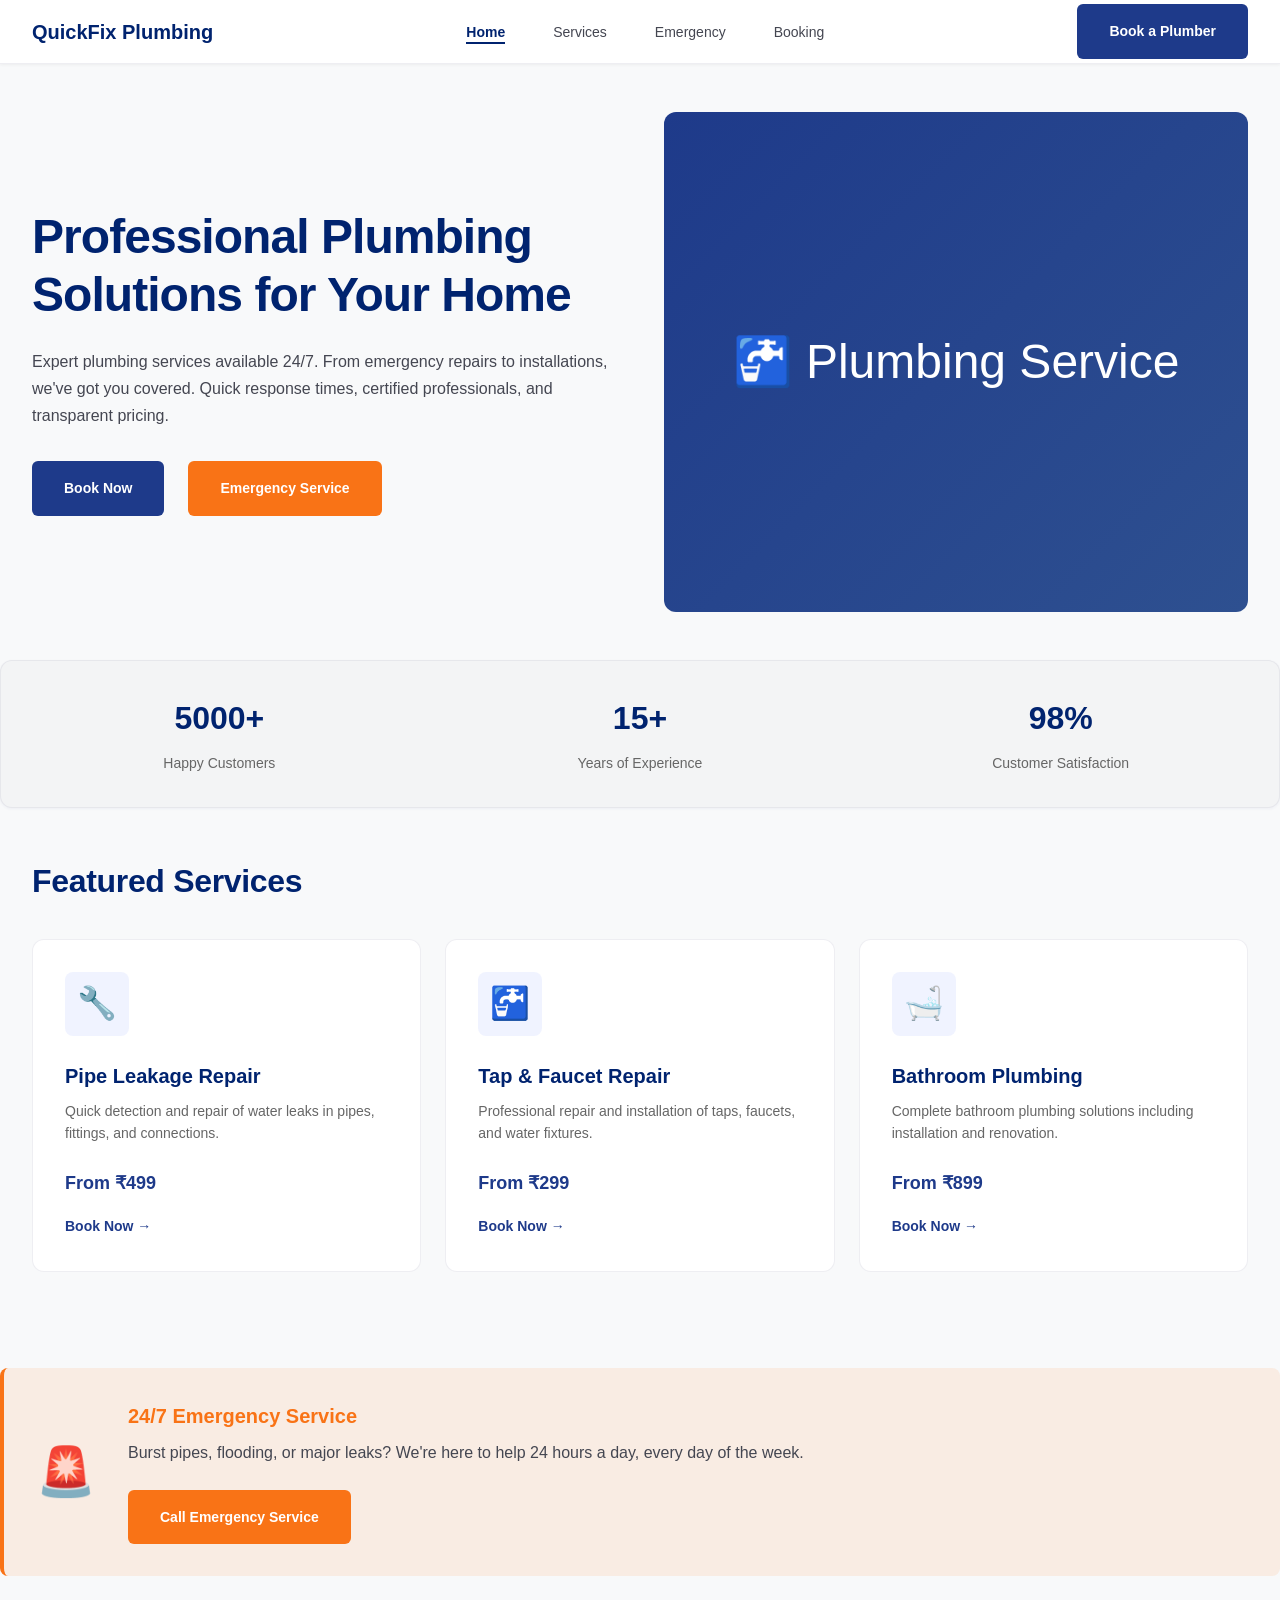
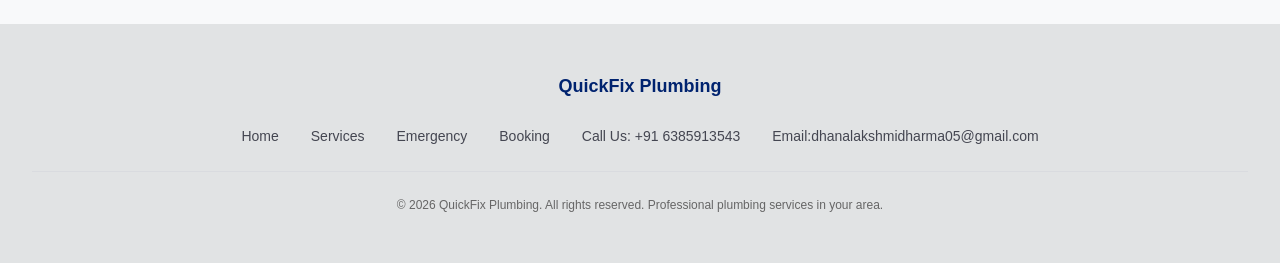
<file: index.html>
<!DOCTYPE html>
<html lang="en">
<head>
    <meta charset="UTF-8">
    <meta name="viewport" content="width=device-width, initial-scale=1.0">
    <title>QuickFix Plumbing - Professional Plumbing Services</title>
    
    <style>
        :root {
            --color-primary-dark: #1e3a8a;
            --color-secondary: #f97316;
            --color-header: #00236f;
            --color-text: #444651;
            --color-text-light: #666;
            --color-bg: #f8f9fa;
            --color-card-bg: #f3f4f5;
            --color-border: rgba(197,197,211,0.3);
            --color-footer-bg: #e1e3e4;
            --spacing-xs: 4px;
            --spacing-sm: 8px;
            --spacing-md: 16px;
            --spacing-lg: 24px;
            --spacing-xl: 32px;
            --spacing-2xl: 48px;
            --font-size-sm: 12px;
            --font-size-base: 16px;
            --font-size-lg: 20px;
            --font-size-xl: 32px;
            --font-size-2xl: 48px;
        }

        * {
            margin: 0;
            padding: 0;
            box-sizing: border-box;
        }

        body {
            font-family: 'Inter', -apple-system, BlinkMacSystemFont, 'Segoe UI', sans-serif;
            line-height: 1.6;
            color: var(--color-text);
            background-color: var(--color-bg);
        }

        /* Navigation */
        nav {
            position: sticky;
            top: 0;
            height: 64px;
            background: white;
            border-bottom: 1px solid var(--color-border);
            display: flex;
            align-items: center;
            justify-content: space-between;
            padding: 0 var(--spacing-xl);
            z-index: 1000;
            box-shadow: 0 1px 3px rgba(0,0,0,0.05);
        }

        .nav-brand {
            font-size: 20px;
            font-weight: 700;
            color: var(--color-header);
            text-decoration: none;
        }

        .nav-links {
            display: flex;
            gap: var(--spacing-2xl);
            list-style: none;
            flex: 1;
            justify-content: center;
            align-items: center;
        }

        .nav-links a {
            color: var(--color-text);
            text-decoration: none;
            font-weight: 500;
            font-size: 14px;
            border-bottom: 2px solid transparent;
            padding-bottom: 2px;
            transition: all 0.3s ease;
        }

        .nav-links a:hover,
        .nav-links a.active {
            color: var(--color-header);
            border-bottom-color: var(--color-header);
            font-weight: 600;
        }

        .nav-actions {
            display: flex;
            gap: var(--spacing-lg);
            align-items: center;
        }

        .btn {
            padding: var(--spacing-md) var(--spacing-xl);
            border: none;
            border-radius: 6px;
            font-size: 14px;
            font-weight: 600;
            cursor: pointer;
            transition: all 0.3s ease;
            text-decoration: none;
            display: inline-block;
        }

        .btn-primary {
            background-color: var(--color-primary-dark);
            color: white;
        }

        .btn-primary:hover {
            background-color: #153a7b;
            transform: translateY(-2px);
            box-shadow: 0 4px 12px rgba(30, 58, 138, 0.2);
        }

        .btn-secondary {
            background-color: var(--color-secondary);
            color: white;
        }

        .btn-secondary:hover {
            background-color: #ea6317;
        }

        /* Hero Section */
        .hero {
            display: grid;
            grid-template-columns: 1fr 1fr;
            gap: var(--spacing-2xl);
            align-items: center;
            padding: var(--spacing-2xl) var(--spacing-xl);
            max-width: 1280px;
            margin: 0 auto;
        }

        .hero-content h1 {
            font-size: var(--font-size-2xl);
            color: var(--color-header);
            margin-bottom: var(--spacing-lg);
            line-height: 1.2;
            letter-spacing: -0.96px;
            font-weight: 700;
        }

        .hero-content p {
            font-size: var(--font-size-base);
            color: var(--color-text);
            margin-bottom: var(--spacing-xl);
            line-height: 1.7;
        }

        .hero-buttons {
            display: flex;
            gap: var(--spacing-lg);
        }

        .hero-image {
            background: linear-gradient(135deg, var(--color-primary-dark), #2e5090);
            height: 500px;
            border-radius: 12px;
            display: flex;
            align-items: center;
            justify-content: center;
            color: white;
            font-size: 48px;
        }

        /* Stats Bar */
        .stats {
            background-color: var(--color-card-bg);
            border: 1px solid var(--color-border);
            border-radius: 12px;
            padding: var(--spacing-xl);
            display: grid;
            grid-template-columns: 1fr 1fr 1fr;
            gap: var(--spacing-2xl);
            max-width: 1280px;
            margin: -var(--spacing-xl) auto var(--spacing-2xl);
            text-align: center;
            box-shadow: 0 1px 3px rgba(30, 58, 138, 0.05);
        }

        .stat-item h3 {
            font-size: var(--font-size-xl);
            color: var(--color-header);
            font-weight: 700;
            margin-bottom: var(--spacing-sm);
        }

        .stat-item p {
            color: var(--color-text-light);
            font-size: 14px;
        }

        /* Services Section */
        .services {
            padding: var(--spacing-2xl) var(--spacing-xl);
            max-width: 1280px;
            margin: 0 auto;
        }

        .section-title {
            font-size: 32px;
            color: var(--color-header);
            margin-bottom: var(--spacing-lg);
            font-weight: 700;
            letter-spacing: -0.32px;
        }

        .services-grid {
            display: grid;
            grid-template-columns: repeat(3, 1fr);
            gap: var(--spacing-lg);
            margin-top: var(--spacing-xl);
        }

        .service-card {
            background: white;
            border: 1px solid var(--color-border);
            border-radius: 12px;
            padding: var(--spacing-xl);
            transition: all 0.3s ease;
        }

        .service-card:hover {
            transform: translateY(-4px);
            box-shadow: 0 8px 24px rgba(30, 58, 138, 0.1);
        }

        .service-icon {
            width: 64px;
            height: 64px;
            background-color: rgba(182, 196, 255, 0.2);
            border-radius: 8px;
            display: flex;
            align-items: center;
            justify-content: center;
            font-size: 32px;
            margin-bottom: var(--spacing-lg);
        }

        .service-card h3 {
            font-size: var(--font-size-lg);
            color: var(--color-header);
            margin-bottom: var(--spacing-sm);
            font-weight: 600;
        }

        .service-card p {
            color: var(--color-text-light);
            font-size: 14px;
            margin-bottom: var(--spacing-lg);
            line-height: 1.6;
        }

        .service-price {
            font-size: 18px;
            font-weight: 700;
            color: var(--color-primary-dark);
            margin-bottom: var(--spacing-md);
        }

        .service-cta {
            color: var(--color-primary-dark);
            text-decoration: none;
            font-weight: 600;
            font-size: 14px;
            display: inline-flex;
            align-items: center;
            gap: var(--spacing-sm);
        }

        .service-cta:hover {
            color: var(--color-header);
        }

        /* Emergency Banner */
        .emergency-banner {
            background-color: rgba(249, 115, 22, 0.1);
            border-left: 4px solid var(--color-secondary);
            padding: var(--spacing-xl);
            border-radius: 8px;
            margin: var(--spacing-2xl) auto;
            max-width: 1280px;
            display: flex;
            align-items: center;
            gap: var(--spacing-xl);
        }

        .emergency-icon {
            font-size: 48px;
        }

        .emergency-content h3 {
            color: var(--color-secondary);
            font-size: 20px;
            margin-bottom: var(--spacing-sm);
            font-weight: 700;
        }

        .emergency-content p {
            color: var(--color-text);
            margin-bottom: var(--spacing-lg);
        }

        /* Footer */
        footer {
            background-color: var(--color-footer-bg);
            padding: var(--spacing-2xl) var(--spacing-xl);
            text-align: center;
            margin-top: var(--spacing-2xl);
        }

        .footer-content {
            max-width: 1280px;
            margin: 0 auto;
        }

        .footer-logo {
            font-size: 18px;
            font-weight: 700;
            color: var(--color-header);
            margin-bottom: var(--spacing-lg);
        }

        .footer-links {
            display: flex;
            justify-content: center;
            gap: var(--spacing-xl);
            margin-bottom: var(--spacing-lg);
            flex-wrap: wrap;
        }

        .footer-links a {
            color: var(--color-text);
            text-decoration: none;
            font-size: 14px;
        }

        .footer-links a:hover {
            color: var(--color-header);
        }

        .footer-bottom {
            border-top: 1px solid var(--color-border);
            padding-top: var(--spacing-lg);
            color: var(--color-text-light);
            font-size: 12px;
        }

        /* Responsive */
        @media (max-width: 1024px) {
            .hero {
                grid-template-columns: 1fr;
            }

            .services-grid {
                grid-template-columns: repeat(2, 1fr);
            }

            .stats {
                grid-template-columns: 1fr;
            }
        }

        @media (max-width: 768px) {
            .nav-links {
                display: none;
            }

            .services-grid {
                grid-template-columns: 1fr;
            }

            .hero-buttons {
                flex-direction: column;
            }

            .btn {
                width: 100%;
                text-align: center;
            }
        }
    </style>
</head>
<body>
    <!-- Navigation -->
    <nav>
        <div class="nav-brand">QuickFix Plumbing</div>
        <ul class="nav-links">
            <li><a href="index.html" class="active">Home</a></li>
            <li><a href="services.html">Services</a></li>
            <li><a href="emergency.html">Emergency</a></li>
            <li><a href="booking.html">Booking</a></li>
        </ul>
        <div class="nav-actions">
            <a href="booking.html" class="btn btn-primary">Book a Plumber</a>
        </div>
    </nav>

    <!-- Hero Section -->
    <section class="hero">
        <div class="hero-content">
            <h1>Professional Plumbing Solutions for Your Home</h1>
            <p>Expert plumbing services available 24/7. From emergency repairs to installations, we've got you covered. Quick response times, certified professionals, and transparent pricing.</p>
            <div class="hero-buttons">
                <a href="booking.html" class="btn btn-primary">Book Now</a>
                <a href="emergency.html" class="btn btn-secondary">Emergency Service</a>
            </div>
        </div>
        <div class="hero-image">🚰 Plumbing Service</div>
    </section>

    <!-- Stats Bar -->
    <section class="stats">
        <div class="stat-item">
            <h3>5000+</h3>
            <p>Happy Customers</p>
        </div>
        <div class="stat-item">
            <h3>15+</h3>
            <p>Years of Experience</p>
        </div>
        <div class="stat-item">
            <h3>98%</h3>
            <p>Customer Satisfaction</p>
        </div>
    </section>

    <!-- Featured Services -->
    <section class="services">
        <h2 class="section-title">Featured Services</h2>
        <div class="services-grid">
            <div class="service-card">
                <div class="service-icon">🔧</div>
                <h3>Pipe Leakage Repair</h3>
                <p>Quick detection and repair of water leaks in pipes, fittings, and connections.</p>
                <div class="service-price">From ₹499</div>
                <a href="booking.html" class="service-cta">Book Now →</a>
            </div>

            <div class="service-card">
                <div class="service-icon">🚰</div>
                <h3>Tap & Faucet Repair</h3>
                <p>Professional repair and installation of taps, faucets, and water fixtures.</p>
                <div class="service-price">From ₹299</div>
                <a href="booking.html" class="service-cta">Book Now →</a>
            </div>

            <div class="service-card">
                <div class="service-icon">🛁</div>
                <h3>Bathroom Plumbing</h3>
                <p>Complete bathroom plumbing solutions including installation and renovation.</p>
                <div class="service-price">From ₹899</div>
                <a href="booking.html" class="service-cta">Book Now →</a>
            </div>
        </div>
    </section>

    <!-- Emergency Banner -->
    <section class="emergency-banner">
        <div class="emergency-icon">🚨</div>
        <div class="emergency-content">
            <h3>24/7 Emergency Service</h3>
            <p>Burst pipes, flooding, or major leaks? We're here to help 24 hours a day, every day of the week.</p>
            <a href="emergency.html" class="btn btn-secondary">Call Emergency Service</a>
        </div>
    </section>

    <!-- Footer -->
    <footer>
        <div class="footer-content">
            <div class="footer-logo">QuickFix Plumbing</div>
            <div class="footer-links">
                <a href="index.html">Home</a>
                <a href="services.html">Services</a>
                <a href="emergency.html">Emergency</a>
                <a href="booking.html">Booking</a>
                <a href="tel:+919876543210">Call Us: +91 6385913543</a>
                <a href="mailto:support@quickfixplumbing.com">Email:dhanalakshmidharma05@gmail.com</a>
            </div>
            <div class="footer-bottom">
                <p>&copy; 2026 QuickFix Plumbing. All rights reserved. Professional plumbing services in your area.</p>
            </div>
        </div>
    </footer>

    <script>
        // Set active nav link
        document.addEventListener('DOMContentLoaded', function() {
            const currentPage = window.location.pathname.split('/').pop() || 'index.html';
            const navLinks = document.querySelectorAll('.nav-links a');
            
            navLinks.forEach(link => {
                if (link.getAttribute('href') === currentPage) {
                    link.classList.add('active');
                } else {
                    link.classList.remove('active');
                }
            });
        });
    </script>
</body>
</html>
</file>
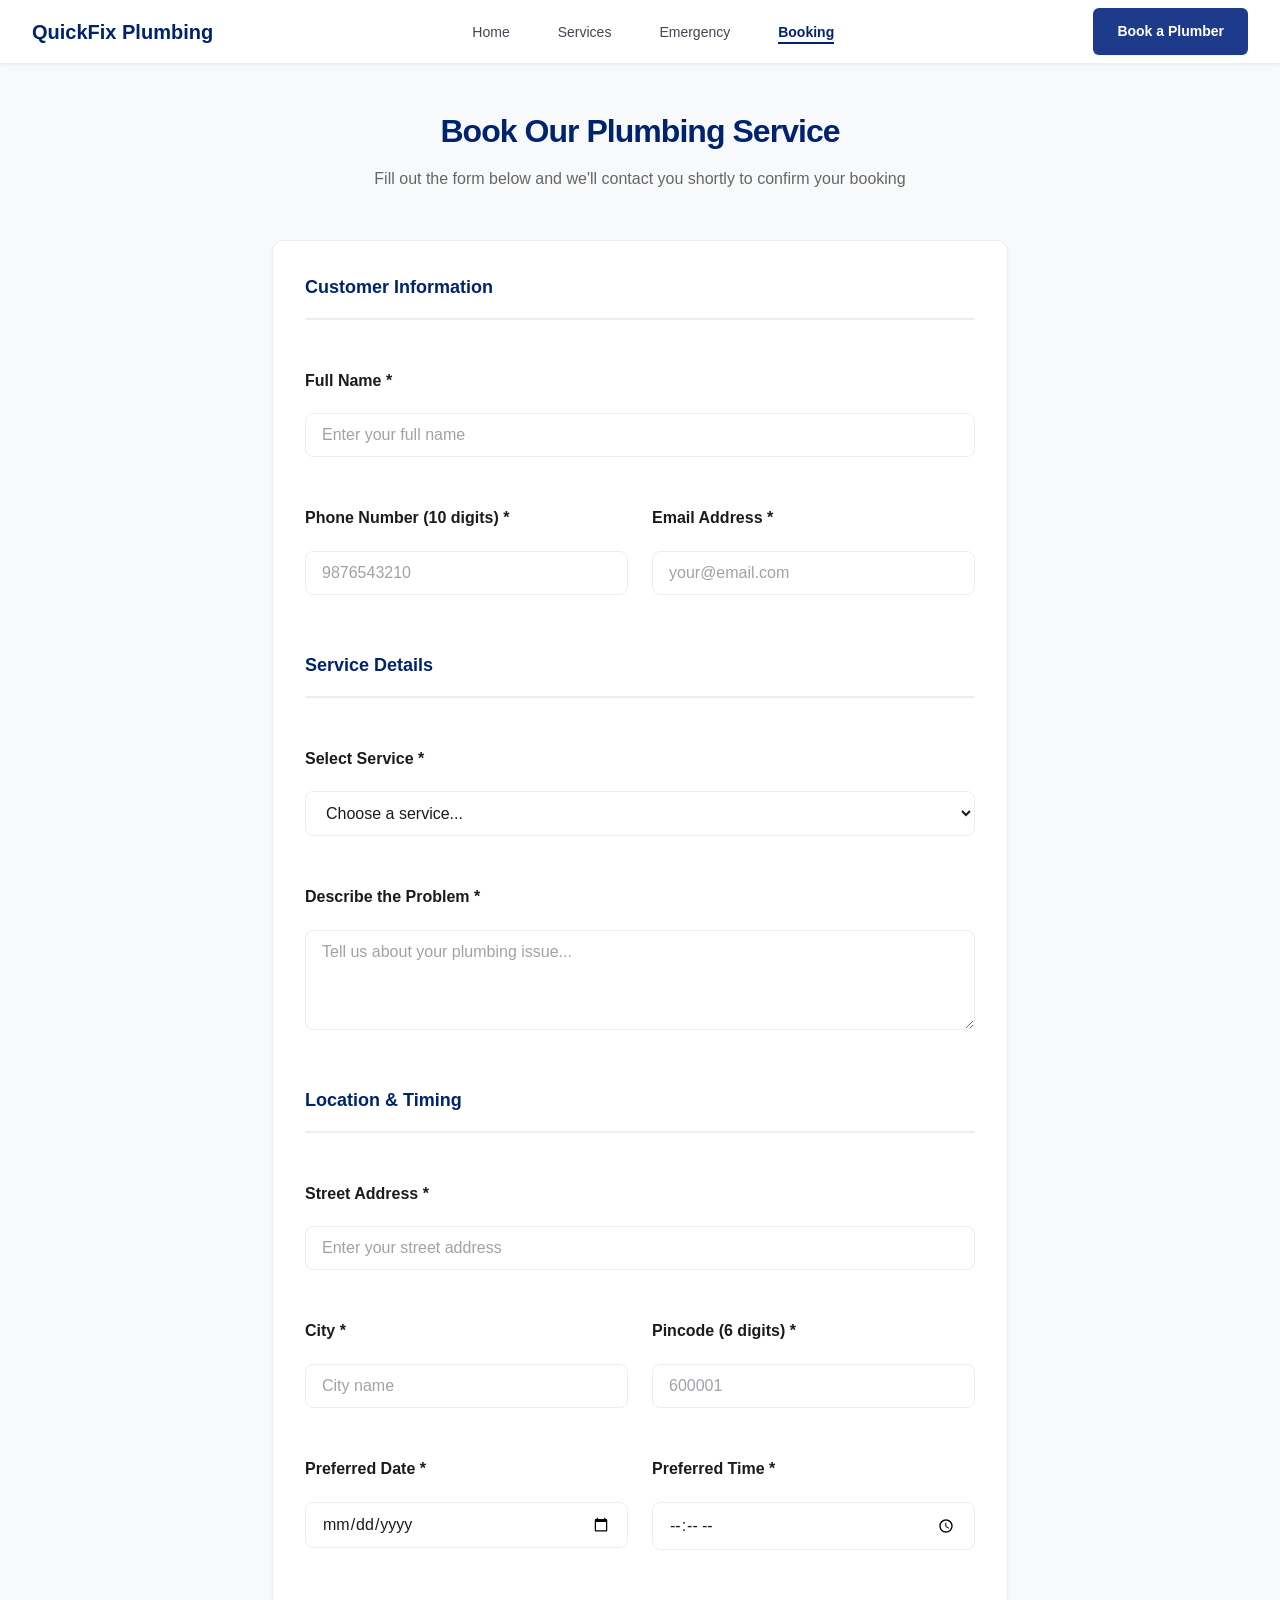
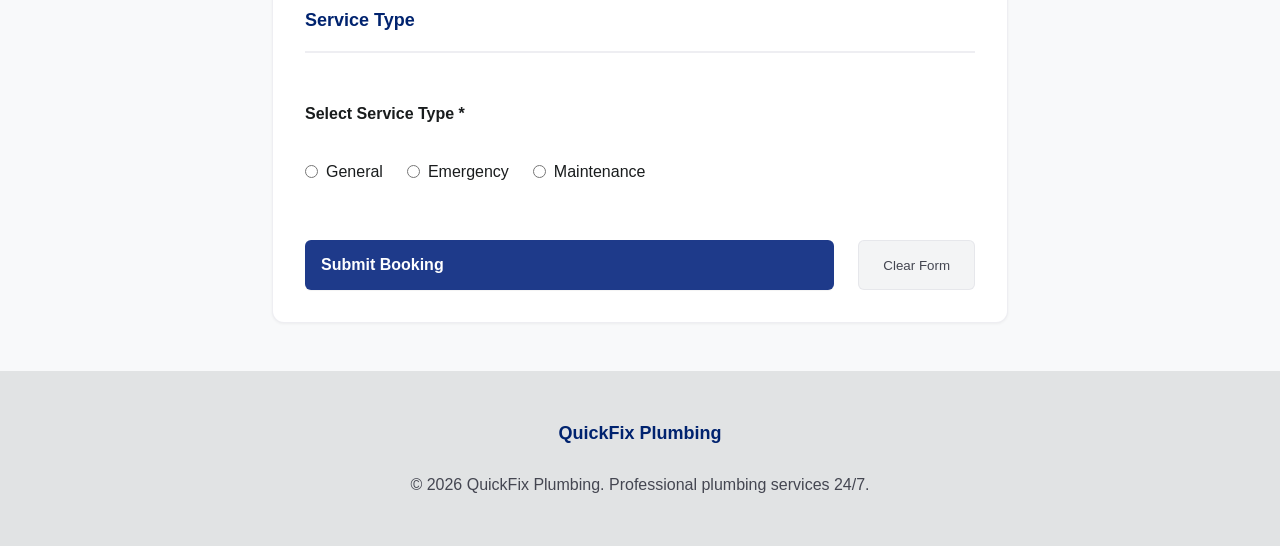
<file: booking.html>
<!DOCTYPE html>
<html lang="en">
<head>
    <meta charset="UTF-8">
    <meta name="viewport" content="width=device-width, initial-scale=1.0">
    <title>Book Plumbing Service - QuickFix Plumbing</title>
    <link rel="stylesheet", href="style.css">
    <style>
        :root {
            --color-primary-dark: #1e3a8a;
            --color-secondary: #f97316;
            --color-header: #00236f;
            --color-text: #444651;
            --color-text-light: #666;
            --color-bg: #f8f9fa;
            --color-card-bg: #f3f4f5;
            --color-border: rgba(197,197,211,0.3);
            --color-footer-bg: #e1e3e4;
            --color-success: #10b981;
            --color-error: #ef4444;
        }

        * {
            margin: 0;
            padding: 0;
            box-sizing: border-box;
        }

        body {
            font-family: 'Inter', -apple-system, BlinkMacSystemFont, 'Segoe UI', sans-serif;
            line-height: 1.6;
            color: var(--color-text);
            background-color: var(--color-bg);
        }

        /* Navigation */
        nav {
            position: sticky;
            top: 0;
            height: 64px;
            background: white;
            border-bottom: 1px solid var(--color-border);
            display: flex;
            align-items: center;
            justify-content: space-between;
            padding: 0 32px;
            z-index: 1000;
            box-shadow: 0 1px 3px rgba(0,0,0,0.05);
        }

        .nav-brand {
            font-size: 20px;
            font-weight: 700;
            color: var(--color-header);
            text-decoration: none;
        }

        .nav-links {
            display: flex;
            gap: 48px;
            list-style: none;
            flex: 1;
            justify-content: center;
        }

        .nav-links a {
            color: var(--color-text);
            text-decoration: none;
            font-weight: 500;
            font-size: 14px;
            border-bottom: 2px solid transparent;
            padding-bottom: 2px;
            transition: all 0.3s ease;
        }

        .nav-links a.active {
            color: var(--color-header);
            border-bottom-color: var(--color-header);
            font-weight: 600;
        }

        .btn-primary {
            background-color: var(--color-primary-dark);
            color: white;
            padding: 12px 24px;
            border: none;
            border-radius: 6px;
            font-size: 14px;
            font-weight: 600;
            cursor: pointer;
        }

        .btn-primary:hover {
            background-color: #153a7b;
        }

        /* Container */
        .container {
            max-width: 800px;
            margin: 48px auto;
            padding: 0 32px;
        }

        .booking-header {
            text-align: center;
            margin-bottom: 48px;
        }

        .booking-header h1 {
            font-size: 32px;
            color: var(--color-header);
            margin-bottom: 16px;
            font-weight: 700;
        }

        .booking-header p {
            color: var(--color-text-light);
            font-size: 16px;
        }

        .form-card {
            background: white;
            border: 1px solid var(--color-border);
            border-radius: 12px;
            padding: 32px;
            box-shadow: 0 1px 3px rgba(0,0,0,0.05);
        }

        /* Messages */
        .message {
            padding: 24px;
            border-radius: 6px;
            margin-bottom: 32px;
            display: none;
        }

        .message.show {
            display: block;
        }

        .success-message {
            background-color: rgba(16, 185, 129, 0.1);
            border: 1px solid var(--color-success);
            color: var(--color-success);
        }

        .success-message h3 {
            margin-bottom: 8px;
            font-weight: 600;
        }

        .booking-id {
            font-weight: 700;
            font-size: 18px;
            color: var(--color-primary-dark);
            word-break: break-all;
        }

        /* Form Sections */
        .form-section {
            margin-bottom: 32px;
        }

        .section-title {
            font-size: 18px;
            font-weight: 600;
            color: var(--color-header);
            margin-bottom: 24px;
            padding-bottom: 16px;
            border-bottom: 2px solid var(--color-border);
        }

        .form-group {
            margin-bottom: 24px;
        }

        label {
            display: block;
            font-weight: 500;
            margin-bottom: 8px;
            color: var(--color-text);
            font-size: 14px;
        }

        input,
        select,
        textarea {
            width: 100%;
            padding: 12px;
            border: 1px solid var(--color-border);
            border-radius: 6px;
            font-family: inherit;
            font-size: 14px;
            color: var(--color-text);
            transition: border-color 0.3s ease;
        }

        input:focus,
        select:focus,
        textarea:focus {
            outline: none;
            border-color: var(--color-primary-dark);
            box-shadow: 0 0 0 3px rgba(30, 58, 138, 0.1);
        }

        textarea {
            resize: vertical;
            min-height: 100px;
        }

        .form-row {
            display: grid;
            grid-template-columns: 1fr 1fr;
            gap: 24px;
        }

        /* Radio Buttons */
        .radio-group {
            display: flex;
            gap: 24px;
            flex-wrap: wrap;
        }

        .radio-item {
            display: flex;
            align-items: center;
            gap: 8px;
        }

        .radio-item input[type="radio"] {
            width: auto;
            margin: 0;
            cursor: pointer;
        }

        .radio-item label {
            margin: 0;
            cursor: pointer;
            font-weight: normal;
        }

        /* Form Submit */
        .form-submit {
            display: flex;
            gap: 24px;
            margin-top: 32px;
        }

        .btn-submit {
            flex: 1;
            padding: 16px;
            font-size: 16px;
            font-weight: 600;
        }

        .btn-clear {
            background-color: var(--color-card-bg);
            color: var(--color-text);
            border: 1px solid var(--color-border);
            padding: 12px 24px;
            border-radius: 6px;
            cursor: pointer;
        }

        /* Footer */
        footer {
            background-color: var(--color-footer-bg);
            padding: 48px 32px;
            text-align: center;
            margin-top: 48px;
        }

        .footer-logo {
            font-size: 18px;
            font-weight: 700;
            color: var(--color-header);
            margin-bottom: 24px;
        }

        @media (max-width: 768px) {
            .form-row {
                grid-template-columns: 1fr;
            }

            .nav-links {
                display: none;
            }

            .form-submit {
                flex-direction: column;
            }
        }
    </style>
</head>
<body>
    <!-- Navigation -->
    <nav>
        <div class="nav-brand">QuickFix Plumbing</div>
        <ul class="nav-links">
            <li><a href="index.html">Home</a></li>
            <li><a href="services.html">Services</a></li>
            <li><a href="emergency.html">Emergency</a></li>
            <li><a href="booking.html" class="active">Booking</a></li>
        </ul>
        <div class="nav-actions">
            <a href="booking.html" class="btn-primary">Book a Plumber</a>
        </div>
    </nav>

    <!-- Main Content -->
    <div class="container">
        <div class="booking-header">
            <h1>Book Our Plumbing Service</h1>
            <p>Fill out the form below and we'll contact you shortly to confirm your booking</p>
        </div>

        <div class="form-card">
            <!-- Success Message -->
            <div class="message success-message" id="successMessage">
                <h3>✅ Booking Submitted Successfully!</h3>
                <p>Your booking ID: <span class="booking-id" id="bookingId"></span></p>
                <p>We'll contact you shortly at the phone number provided.</p>
                <p><strong>Check your Google Sheet to see the booking data saved.</strong></p>
            </div>

            <!-- Booking Form -->
            <form id="bookingForm">
                <!-- Customer Information Section -->
                <div class="form-section">
                    <div class="section-title">Customer Information</div>
                    
                    <div class="form-group">
                        <label for="name">Full Name *</label>
                        <input type="text" id="name" name="name" required placeholder="Enter your full name">
                    </div>

                    <div class="form-row">
                        <div class="form-group">
                            <label for="phone">Phone Number (10 digits) *</label>
                            <input type="text" id="phone" name="phone" required placeholder="9876543210">
                        </div>
                        <div class="form-group">
                            <label for="email">Email Address *</label>
                            <input type="email" id="email" name="email" required placeholder="your@email.com">
                        </div>
                    </div>
                </div>

                <!-- Service Details Section -->
                <div class="form-section">
                    <div class="section-title">Service Details</div>
                    
                    <div class="form-group">
                        <label for="service">Select Service *</label>
                        <select id="service" name="service" required>
                            <option value="">Choose a service...</option>
                            <option value="Pipe Leakage Repair">Pipe Leakage Repair</option>
                            <option value="Tap Repair & Installation">Tap Repair & Installation</option>
                            <option value="Bathroom Plumbing">Bathroom Plumbing</option>
                            <option value="Drain Cleaning">Drain Cleaning</option>
                            <option value="Water Tank Cleaning">Water Tank Cleaning</option>
                            <option value="Water Heater/Geyser">Water Heater/Geyser</option>
                            <option value="Toilet Repair">Toilet Repair</option>
                            <option value="Complete Plumbing">Complete Plumbing</option>
                        </select>
                    </div>

                    <div class="form-group">
                        <label for="problem">Describe the Problem *</label>
                        <textarea id="problem" name="problem" required placeholder="Tell us about your plumbing issue..."></textarea>
                    </div>
                </div>

                <!-- Location & Timing Section -->
                <div class="form-section">
                    <div class="section-title">Location & Timing</div>
                    
                    <div class="form-group">
                        <label for="address">Street Address *</label>
                        <input type="text" id="address" name="address" required placeholder="Enter your street address">
                    </div>

                    <div class="form-row">
                        <div class="form-group">
                            <label for="city">City *</label>
                            <input type="text" id="city" name="city" required placeholder="City name">
                        </div>
                        <div class="form-group">
                            <label for="pincode">Pincode (6 digits) *</label>
                            <input type="text" id="pincode" name="pincode" required placeholder="600001">
                        </div>
                    </div>

                    <div class="form-row">
                        <div class="form-group">
                            <label for="date">Preferred Date *</label>
                            <input type="date" id="date" name="date" required>
                        </div>
                        <div class="form-group">
                            <label for="time">Preferred Time *</label>
                            <input type="time" id="time" name="time" required>
                        </div>
                    </div>
                </div>

                <!-- Service Type Section -->
                <div class="form-section">
                    <div class="section-title">Service Type</div>
                    
                    <div class="form-group">
                        <label>Select Service Type *</label>
                        <div class="radio-group">
                            <div class="radio-item">
                                <input type="radio" id="general" name="serviceType" value="General" required>
                                <label for="general">General</label>
                            </div>
                            <div class="radio-item">
                                <input type="radio" id="emergency" name="serviceType" value="Emergency">
                                <label for="emergency">Emergency</label>
                            </div>
                            <div class="radio-item">
                                <input type="radio" id="maintenance" name="serviceType" value="Maintenance">
                                <label for="maintenance">Maintenance</label>
                            </div>
                        </div>
                    </div>
                </div>

                <!-- Submit Buttons -->
                <div class="form-submit">
                    <button type="submit" class="btn-primary btn-submit" id="submitBtn">
                        Submit Booking
                    </button>
                    <button type="reset" class="btn-clear">Clear Form</button>
                </div>
            </form>
        </div>
    </div>

    <!-- Footer -->
    <footer>
        <div class="footer-logo">QuickFix Plumbing</div>
        <p>&copy; 2026 QuickFix Plumbing. Professional plumbing services 24/7.</p>
    </footer>

    <!-- Scripts -->
    <script>
        // ✅ YOUR DEPLOYED GOOGLE APPS SCRIPT URL
        const GOOGLE_APPS_SCRIPT_URL = 'https://script.google.com/macros/s/AKfycbyZ_kHBwJs3xuaRnaHF-Zy-BR8E_Amar5vndvrY2hDKQjImRIO_MwEYAgk0CCC626VxZg/exec';

        console.log('✅ Booking form loaded');
        console.log('📡 Connected to:', GOOGLE_APPS_SCRIPT_URL);

        // Validation Functions
        function isValidPhone(phone) {
            const digits = phone.replace(/\D/g, '');
            return digits.length === 10;
        }

        function isValidPincode(pincode) {
            return /^\d{6}$/.test(pincode);
        }

        // Form Submission
        document.getElementById('bookingForm').addEventListener('submit', async (e) => {
            e.preventDefault();

            console.log('📝 Submitting form...');

            // Validation
            const phone = document.getElementById('phone').value;
            const pincode = document.getElementById('pincode').value;

            if (!isValidPhone(phone)) {
                alert('❌ Phone number must be 10 digits');
                return;
            }

            if (!isValidPincode(pincode)) {
                alert('❌ Pincode must be 6 digits');
                return;
            }

            // Collect form data
            const formData = {
                name: document.getElementById('name').value,
                phone: phone,
                email: document.getElementById('email').value,
                service: document.getElementById('service').value,
                problem: document.getElementById('problem').value,
                address: document.getElementById('address').value,
                city: document.getElementById('city').value,
                pincode: pincode,
                date: document.getElementById('date').value,
                time: document.getElementById('time').value,
                serviceType: document.querySelector('input[name="serviceType"]:checked').value,
                timestamp: new Date().toISOString()
            };

            console.log('📦 Form data:', formData);

            const submitBtn = document.getElementById('submitBtn');
            submitBtn.disabled = true;
            submitBtn.textContent = '⏳ Submitting...';

            try {
                // Send to Google Apps Script
                const response = await fetch(GOOGLE_APPS_SCRIPT_URL, {
                    method: 'POST',
                    body: JSON.stringify(formData),
                    mode: 'no-cors'
                });

                console.log('✅ Data sent to Google Apps Script');

                // Show success message after 1 second
                setTimeout(() => {
                    const bookingId = 'QFP-2026-' + Math.floor(Math.random() * 10000).toString().padStart(4, '0');
                    document.getElementById('bookingId').textContent = bookingId;
                    document.getElementById('successMessage').classList.add('show');
                    document.getElementById('bookingForm').reset();
                    window.scrollTo(0, 0);
                    
                    submitBtn.disabled = false;
                    submitBtn.textContent = 'Submit Booking';

                    console.log('🎉 Booking ID:', bookingId);
                }, 1000);

            } catch (error) {
                console.error('❌ Error:', error);
                alert('Error: ' + error.message);
                submitBtn.disabled = false;
                submitBtn.textContent = 'Submit Booking';
            }
        });

        // Set minimum date to today
        const dateInput = document.getElementById('date');
        const today = new Date().toISOString().split('T')[0];
        dateInput.min = today;

        // Set active nav link
        document.addEventListener('DOMContentLoaded', function() {
            const currentPage = 'booking.html';
            const navLinks = document.querySelectorAll('.nav-links a');
            navLinks.forEach(link => {
                if (link.getAttribute('href') === currentPage) {
                    link.classList.add('active');
                }
            });
        });

        // Allow only digits in phone and pincode
        document.getElementById('phone').addEventListener('input', function() {
            this.value = this.value.replace(/\D/g, '').slice(0, 10);
        });

        document.getElementById('pincode').addEventListener('input', function() {
            this.value = this.value.replace(/\D/g, '').slice(0, 6);
        });
    </script>
</body>
</html>
</file>
<file: style.css>
/* ========================================
   ROOT & RESET STYLES
   ======================================== */
:root {
    --color-primary-dark: #1e3a8a;
    --color-primary-light: #90a8ff;
    --color-header: #00236f;
    --color-secondary: #f97316;
    --color-text: #444651;
    --color-light-text: #191c1d;
    --color-bg: #f8f9fa;
    --color-bg-light: #f3f4f5;
    --color-border: rgba(197, 197, 211, 0.3);
    --color-border-light: #edeeef;
    --color-footer-bg: #e1e3e4;
    --color-white: #ffffff;
    --color-shadow: rgba(30, 58, 138, 0.05);
    
    --font-family: 'Inter', -apple-system, BlinkMacSystemFont, 'Segoe UI', sans-serif;
    --font-size-base: 16px;
    --font-size-sm: 14px;
    --font-size-lg: 18px;
    --font-size-xl: 20px;
    --font-size-2xl: 24px;
    --font-size-3xl: 32px;
    --font-size-4xl: 48px;
    
    --spacing-xs: 4px;
    --spacing-sm: 8px;
    --spacing-md: 12px;
    --spacing-lg: 16px;
    --spacing-xl: 24px;
    --spacing-2xl: 32px;
    --spacing-3xl: 48px;
    --spacing-4xl: 64px;
    --spacing-5xl: 96px;
    
    --border-radius-sm: 4px;
    --border-radius-md: 8px;
    --border-radius-lg: 12px;
    --border-radius-xl: 16px;
    --border-radius-full: 9999px;
    
    --box-shadow: 0px 4px 10px rgba(30, 58, 138, 0.05);
    --box-shadow-lg: 0px 4px 20px rgba(30, 58, 138, 0.05);
}

* {
    margin: 0;
    padding: 0;
    box-sizing: border-box;
}

html {
    font-size: 16px;
    scroll-behavior: smooth;
}

body {
    font-family: var(--font-family);
    color: var(--color-text);
    background-color: var(--color-white);
    line-height: 1.6;
}

/* ========================================
   TYPOGRAPHY
   ======================================== */
h1 {
    font-size: var(--font-size-4xl);
    font-weight: 700;
    color: var(--color-header);
    line-height: 1.2;
    letter-spacing: -0.96px;
}

h2 {
    font-size: var(--font-size-3xl);
    font-weight: 700;
    color: var(--color-header);
    text-align: center;
    letter-spacing: -0.32px;
}

h3 {
    font-size: var(--font-size-xl);
    font-weight: 600;
    color: var(--color-light-text);
}

h4 {
    font-size: 18px;
    font-weight: 600;
    color: var(--color-light-text);
}

p {
    font-size: var(--font-size-base);
    color: var(--color-text);
    line-height: 1.6;
}

a {
    text-decoration: none;
    color: inherit;
    transition: all 0.3s ease;
}

/* ========================================
   NAVIGATION BAR
   ======================================== */
.navbar {
    position: sticky;
    top: 0;
    z-index: 100;
    background-color: var(--color-bg);
    border-bottom: 1px solid var(--color-border);
    box-shadow: 0px 1px 1px rgba(0, 0, 0, 0.05);
    height: 64px;
}

.nav-container {
    max-width: 1280px;
    height: 100%;
    margin: 0 auto;
    padding: 0 var(--spacing-xl);
    display: flex;
    justify-content: space-between;
    align-items: center;
}

.nav-logo {
    display: flex;
    align-items: center;
    gap: var(--spacing-md);
    font-size: var(--font-size-2xl);
    font-weight: 700;
    color: var(--color-header);
    min-width: 127px;
}

.logo-icon {
    width: 16px;
    height: 20px;
    flex-shrink: 0;
}

.nav-links {
    display: flex;
    gap: var(--spacing-xl);
    list-style: none;
    margin: 0;
    padding: 0;
}

.nav-link {
    font-size: var(--font-size-sm);
    font-weight: 500;
    color: var(--color-text);
    padding-bottom: 6px;
    border-bottom: 2px solid transparent;
    transition: all 0.3s ease;
}

.nav-link:hover {
    color: var(--color-header);
}

.nav-link.active {
    color: var(--color-header);
    font-weight: 700;
    border-bottom-color: var(--color-header);
    opacity: 0.8;
}

.nav-actions {
    display: flex;
    gap: var(--spacing-lg);
    align-items: center;
}

.btn-login {
    background: transparent;
    border: none;
    color: var(--color-header);
    font-size: var(--font-size-sm);
    font-weight: 500;
    cursor: pointer;
    padding: 8px 0;
}

.btn-book-primary {
    background-color: var(--color-primary-dark);
    color: var(--color-primary-light);
    border: none;
    border-radius: var(--border-radius-md);
    padding: 8px 16px;
    font-size: var(--font-size-sm);
    font-weight: 700;
    cursor: pointer;
    box-shadow: 0px 1px 1px rgba(0, 0, 0, 0.05);
    transition: all 0.3s ease;
}

.btn-book-primary:hover {
    background-color: #1e2d6b;
}

/* ========================================
   BUTTONS
   ======================================== */
.btn-primary {
    background-color: var(--color-primary-dark);
    color: var(--color-primary-light);
    border: none;
    border-radius: var(--border-radius-md);
    padding: var(--spacing-md) var(--spacing-xl);
    font-size: var(--font-size-sm);
    font-weight: 700;
    cursor: pointer;
    box-shadow: 0px 1px 1px rgba(0, 0, 0, 0.05);
    transition: all 0.3s ease;
    display: inline-flex;
    align-items: center;
    gap: var(--spacing-md);
}

.btn-primary:hover {
    background-color: #1e2d6b;
    transform: translateY(-2px);
}

.btn-secondary {
    background-color: var(--color-secondary);
    color: var(--color-white);
    border: none;
    border-radius: var(--border-radius-md);
    padding: var(--spacing-md) var(--spacing-xl);
    font-size: var(--font-size-sm);
    font-weight: 700;
    cursor: pointer;
    box-shadow: 0px 1px 1px rgba(0, 0, 0, 0.05);
    transition: all 0.3s ease;
    display: inline-flex;
    align-items: center;
    gap: var(--spacing-md);
}

.btn-secondary:hover {
    background-color: #e67e0e;
    transform: translateY(-2px);
}

.btn-link {
    color: var(--color-primary-dark);
    font-size: var(--font-size-xs);
    font-weight: 700;
    display: inline-flex;
    align-items: center;
    gap: 4px;
    transition: all 0.3s ease;
}

.btn-link:hover {
    color: var(--color-header);
}

.btn-emergency {
    background-color: var(--color-secondary);
    color: var(--color-white);
    border: none;
    border-radius: var(--border-radius-md);
    padding: var(--spacing-lg) var(--spacing-xl);
    font-size: var(--font-size-sm);
    font-weight: 700;
    cursor: pointer;
    box-shadow: 0px 1px 1px rgba(0, 0, 0, 0.05);
    transition: all 0.3s ease;
}

.btn-emergency:hover {
    background-color: #e67e0e;
}

.btn-book-small {
    background-color: var(--color-primary-dark);
    color: var(--color-white);
    border: none;
    border-radius: var(--border-radius-md);
    padding: 8px 16px;
    font-size: var(--font-size-sm);
    font-weight: 700;
    cursor: pointer;
    transition: all 0.3s ease;
}

.btn-book-small:hover {
    background-color: #1e2d6b;
}

.btn-book-small.emergency {
    background-color: var(--color-secondary);
}

.btn-book-small.emergency:hover {
    background-color: #e67e0e;
}

.btn-quote {
    border: 1px solid #2170e4;
    color: #2170e4;
    background-color: transparent;
    border-radius: var(--border-radius-md);
    padding: 8px 16px;
    font-size: var(--font-size-sm);
    font-weight: 700;
    cursor: pointer;
    transition: all 0.3s ease;
}

.btn-quote:hover {
    background-color: #2170e4;
    color: var(--color-white);
}

.btn-submit-booking,
.btn-submit-emergency {
    width: 100%;
    background-color: var(--color-primary-dark);
    color: var(--color-white);
    border: none;
    border-radius: var(--border-radius-md);
    padding: var(--spacing-lg) var(--spacing-xl);
    font-size: var(--font-size-sm);
    font-weight: 700;
    cursor: pointer;
    box-shadow: 0px 1px 1px rgba(0, 0, 0, 0.05);
    transition: all 0.3s ease;
    display: inline-flex;
    align-items: center;
    justify-content: center;
    gap: var(--spacing-md);
}

.btn-submit-booking:hover,
.btn-submit-emergency:hover {
    background-color: #1e2d6b;
    transform: translateY(-2px);
}

.btn-submit-booking:disabled,
.btn-submit-emergency:disabled {
    opacity: 0.6;
    cursor: not-allowed;
    transform: none;
}

/* ========================================
   HERO SECTION
   ======================================== */
.hero-section {
    max-width: 1280px;
    margin: 0 auto;
    padding: var(--spacing-3xl) var(--spacing-xl);
    display: grid;
    grid-template-columns: 1fr 1fr;
    gap: var(--spacing-xl);
    align-items: center;
}

.hero-container {
    display: contents;
}

.hero-content {
    display: flex;
    flex-direction: column;
    gap: var(--spacing-xl);
}

.hero-title {
    margin-top: 0;
}

.hero-subtitle {
    color: var(--color-text);
    font-size: var(--font-size-lg);
}

.hero-buttons {
    display: flex;
    gap: var(--spacing-lg);
}

.hero-stats {
    background-color: var(--color-bg-light);
    border: 1px solid var(--color-border);
    border-radius: var(--border-radius-lg);
    padding: var(--spacing-lg);
    display: flex;
    gap: var(--spacing-xl);
    align-items: center;
    box-shadow: var(--box-shadow);
}

.stat-item {
    display: flex;
    flex-direction: column;
    gap: var(--spacing-sm);
}

.stat-value {
    font-size: var(--font-size-xl);
    font-weight: 700;
    color: var(--color-header);
}

.stat-label {
    font-size: var(--font-size-xs);
    color: var(--color-text);
    font-weight: 600;
    white-space: nowrap;
}

.stat-divider {
    width: 1px;
    height: 40px;
    background-color: var(--color-border);
}

.hero-image {
    position: relative;
    border-radius: var(--border-radius-xl);
    overflow: hidden;
    box-shadow: var(--box-shadow-lg);
}

.plumber-img {
    width: 100%;
    height: 500px;
    object-fit: cover;
    display: block;
}

.emergency-badge {
    position: absolute;
    bottom: var(--spacing-xl);
    left: var(--spacing-xl);
    background: rgba(255, 255, 255, 0.9);
    backdrop-filter: blur(2px);
    border: 1px solid rgba(197, 197, 211, 0.2);
    border-radius: var(--border-radius-lg);
    padding: var(--spacing-lg);
    display: flex;
    gap: var(--spacing-lg);
    align-items: center;
    box-shadow: var(--box-shadow-lg);
}

.badge-icon {
    width: 36px;
    height: 40px;
    flex-shrink: 0;
}

.badge-text {
    display: flex;
    flex-direction: column;
    gap: 4px;
}

.badge-title {
    font-size: var(--font-size-sm);
    font-weight: 700;
    color: var(--color-header);
}

.badge-subtitle {
    font-size: var(--font-size-xs);
    color: var(--color-text);
    font-weight: 600;
}

/* ========================================
   SERVICES SECTION
   ======================================== */
.services-section {
    max-width: 1280px;
    margin: 0 auto;
    padding: var(--spacing-5xl) var(--spacing-xl);
    display: flex;
    flex-direction: column;
    gap: var(--spacing-3xl);
}

.section-header {
    text-align: center;
    display: flex;
    flex-direction: column;
    gap: var(--spacing-lg);
}

.section-header p {
    max-width: 672px;
    margin: 0 auto;
    color: var(--color-text);
}

.services-grid {
    display: grid;
    grid-template-columns: repeat(3, 1fr);
    gap: var(--spacing-xl);
}

.service-card {
    background-color: var(--color-white);
    border: 1px solid var(--color-border);
    border-radius: var(--border-radius-lg);
    padding: var(--spacing-xl);
    display: flex;
    flex-direction: column;
    gap: var(--spacing-lg);
    box-shadow: var(--box-shadow);
    transition: all 0.3s ease;
}

.service-card:hover {
    box-shadow: var(--box-shadow-lg);
    transform: translateY(-4px);
}

.service-icon {
    width: 48px;
    height: 48px;
    background-color: rgba(182, 196, 255, 0.2);
    border-radius: var(--border-radius-md);
    display: flex;
    align-items: center;
    justify-content: center;
    color: var(--color-primary-dark);
    flex-shrink: 0;
}

.service-icon svg {
    width: 24px;
    height: 24px;
}

.service-title {
    margin: 0;
    font-size: var(--font-size-xl);
    font-weight: 700;
    color: var(--color-header);
}

.service-description {
    margin: 0;
    font-size: var(--font-size-base);
    color: var(--color-text);
    flex-grow: 1;
}

.service-footer {
    display: flex;
    justify-content: space-between;
    align-items: center;
    padding-top: var(--spacing-lg);
    border-top: 1px solid var(--color-border);
}

.service-price {
    font-size: var(--font-size-sm);
    font-weight: 700;
    color: var(--color-header);
}

/* ========================================
   EMERGENCY SECTION
   ======================================== */
.emergency-section {
    max-width: 1280px;
    margin: 0 auto;
    padding: var(--spacing-xl);
    background: linear-gradient(to right, rgba(249, 115, 22, 0.1), rgba(249, 115, 22, 0.05));
    border-left: 4px solid var(--color-secondary);
    border-radius: var(--border-radius-lg);
    display: flex;
    justify-content: space-between;
    align-items: center;
    gap: var(--spacing-2xl);
}

.emergency-container {
    display: contents;
}

.emergency-content {
    display: flex;
    gap: var(--spacing-lg);
    align-items: flex-start;
    flex: 1;
}

.emergency-icon {
    width: 61px;
    height: 63px;
    flex-shrink: 0;
    display: flex;
    align-items: center;
    justify-content: center;
    color: var(--color-secondary);
    font-size: 24px;
}

.emergency-icon svg {
    width: 29px;
    height: 25px;
}

.emergency-text h2 {
    text-align: left;
    margin: 0;
    font-size: var(--font-size-xl);
    margin-bottom: var(--spacing-md);
}

.emergency-text p {
    margin: 0;
    color: var(--color-text);
}

/* ========================================
   FOOTER
   ======================================== */
.footer {
    background-color: var(--color-footer-bg);
    padding: var(--spacing-3xl) var(--spacing-xl);
    margin-top: var(--spacing-5xl);
}

.footer-content {
    max-width: 1280px;
    margin: 0 auto;
    display: flex;
    flex-direction: column;
    gap: var(--spacing-2xl);
    align-items: center;
    text-align: center;
}

.footer-logo {
    font-size: var(--font-size-2xl);
    font-weight: 700;
    color: var(--color-header);
}

.footer-links {
    display: flex;
    gap: var(--spacing-xl);
    justify-content: center;
    flex-wrap: wrap;
}

.footer-links a {
    font-size: var(--font-size-xs);
    color: var(--color-text);
    font-weight: 600;
    transition: color 0.3s ease;
}

.footer-links a:hover {
    color: var(--color-header);
}

.footer-copy {
    margin: 0;
    font-size: var(--font-size-base);
    color: var(--color-text);
}

/* ========================================
   SERVICES PAGE
   ======================================== */
.services-page {
    background-color: var(--color-white);
}

.services-header {
    max-width: 1280px;
    margin: 0 auto;
    padding: var(--spacing-3xl) var(--spacing-xl);
    text-align: center;
}

.services-header h1 {
    margin-bottom: var(--spacing-lg);
}

.services-filters {
    max-width: 1280px;
    margin: 0 auto;
    padding: 0 var(--spacing-xl);
    display: flex;
    justify-content: center;
    gap: var(--spacing-lg);
    margin-bottom: var(--spacing-3xl);
    flex-wrap: wrap;
}

.filter-btn {
    background-color: var(--color-bg-light);
    color: var(--color-text);
    border: none;
    border-radius: var(--border-radius-full);
    padding: var(--spacing-md) var(--spacing-xl);
    font-size: var(--font-size-sm);
    font-weight: 500;
    cursor: pointer;
    box-shadow: var(--box-shadow);
    transition: all 0.3s ease;
    display: inline-flex;
    align-items: center;
    gap: var(--spacing-sm);
}

.filter-btn:hover {
    background-color: #e8ecf1;
}

.filter-btn.active {
    background-color: var(--color-primary-dark);
    color: var(--color-primary-light);
}

.all-services-grid {
    max-width: 1280px;
    margin: 0 auto;
    padding: 0 var(--spacing-xl) var(--spacing-3xl);
    display: grid;
    grid-template-columns: repeat(4, 1fr);
    gap: var(--spacing-xl);
}

.service-card-large {
    background-color: var(--color-white);
    border: 1px solid var(--color-border-light);
    border-radius: var(--border-radius-lg);
    overflow: hidden;
    box-shadow: var(--box-shadow-lg);
    transition: all 0.3s ease;
    display: flex;
    flex-direction: column;
}

.service-card-large:hover {
    transform: translateY(-4px);
    box-shadow: 0px 12px 24px rgba(30, 58, 138, 0.1);
}

.service-card-image {
    position: relative;
    width: 100%;
    height: 192px;
    overflow: hidden;
    background-color: var(--color-bg-light);
}

.service-card-image img {
    width: 100%;
    height: 100%;
    object-fit: cover;
}

.service-badge {
    position: absolute;
    top: var(--spacing-lg);
    left: var(--spacing-lg);
    background: rgba(30, 58, 138, 0.1);
    backdrop-filter: blur(2px);
    color: var(--color-primary-dark);
    padding: 4px 8px;
    border-radius: 4px;
    font-size: 12px;
    font-weight: 700;
}

.service-badge.emergency {
    background: #ffedd5;
    color: var(--color-secondary);
}

.service-card-body {
    padding: var(--spacing-xl);
    display: flex;
    flex-direction: column;
    gap: var(--spacing-lg);
    flex-grow: 1;
}

.service-card-body h3 {
    margin: 0;
    font-size: var(--font-size-xl);
    font-weight: 600;
}

.service-card-body p {
    margin: 0;
    font-size: var(--font-size-base);
    color: var(--color-text);
    flex-grow: 1;
}

.service-card-footer {
    display: flex;
    justify-content: space-between;
    align-items: center;
    padding-top: var(--spacing-lg);
    border-top: 1px solid var(--color-border-light);
}

.price-info {
    display: flex;
    flex-direction: column;
    gap: 4px;
}

.price-label {
    font-size: 12px;
    color: var(--color-text);
    font-weight: 600;
}

.price-amount {
    font-size: var(--font-size-xl);
    font-weight: 700;
    color: var(--color-header);
}

.price-amount.emergency-price {
    color: var(--color-secondary);
}

/* ========================================
   FAQ SECTION
   ======================================== */
.faq-section {
    max-width: 1280px;
    margin: 0 auto;
    padding: var(--spacing-3xl) var(--spacing-xl);
}

.faq-section h2 {
    margin-bottom: var(--spacing-2xl);
}

.faq-items {
    max-width: 768px;
    margin: 0 auto;
    display: flex;
    flex-direction: column;
    gap: var(--spacing-lg);
}

.faq-item {
    border: 1px solid var(--color-border-light);
    border-radius: var(--border-radius-md);
    overflow: hidden;
    transition: all 0.3s ease;
}

.faq-item.open .faq-content {
    display: block;
}

.faq-item.open .faq-icon {
    transform: rotate(180deg);
}

.faq-header {
    padding: var(--spacing-lg);
    display: flex;
    justify-content: space-between;
    align-items: center;
    cursor: pointer;
    user-select: none;
    transition: all 0.3s ease;
}

.faq-header:hover {
    background-color: var(--color-bg-light);
}

.faq-header h3 {
    margin: 0;
    font-size: 18px;
    font-weight: 600;
}

.faq-icon {
    width: 12px;
    height: 8px;
    flex-shrink: 0;
    transition: transform 0.3s ease;
}

.faq-content {
    display: none;
    padding: 0 var(--spacing-lg) var(--spacing-lg);
    background-color: var(--color-bg-light);
}

.faq-content p {
    margin: 0;
    color: var(--color-text);
}

/* ========================================
   EMERGENCY PAGE
   ======================================== */
.emergency-page {
    background: linear-gradient(135deg, var(--color-bg) 0%, var(--color-white) 100%);
    min-height: calc(100vh - 64px);
    padding: var(--spacing-3xl) var(--spacing-xl);
}

.emergency-hero {
    max-width: 1280px;
    margin: 0 auto;
    display: grid;
    grid-template-columns: 1fr 1fr;
    gap: var(--spacing-3xl);
    align-items: center;
}

.emergency-hero-container {
    display: contents;
}

.emergency-hero-content {
    display: flex;
    flex-direction: column;
    gap: var(--spacing-xl);
}

.emergency-badge-large {
    display: inline-flex;
    align-items: center;
    gap: var(--spacing-md);
    background: rgba(249, 115, 22, 0.1);
    color: var(--color-secondary);
    padding: var(--spacing-md);
    border-radius: var(--border-radius-md);
    font-size: var(--font-size-sm);
    font-weight: 600;
    width: fit-content;
}

.emergency-badge-large svg {
    width: 21px;
    height: 21px;
}

.emergency-hero-content h1 {
    margin: 0;
}

.emergency-cta-buttons {
    display: flex;
    gap: var(--spacing-lg);
    flex-wrap: wrap;
}

.btn-call-large,
.btn-contact-large {
    flex: 1;
    min-width: 280px;
    background-color: var(--color-primary-dark);
    color: var(--color-white);
    border: none;
    border-radius: var(--border-radius-lg);
    padding: var(--spacing-2xl) var(--spacing-xl);
    font-size: var(--font-size-base);
    font-weight: 700;
    cursor: pointer;
    display: flex;
    align-items: center;
    gap: var(--spacing-lg);
    transition: all 0.3s ease;
}

.btn-call-large {
    background-color: var(--color-primary-dark);
}

.btn-call-large:hover {
    background-color: #1e2d6b;
    transform: translateY(-2px);
}

.btn-contact-large {
    background: transparent;
    color: var(--color-primary-dark);
    border: 2px solid var(--color-primary-dark);
}

.btn-contact-large:hover {
    background-color: var(--color-primary-dark);
    color: var(--color-white);
}

.btn-call-large svg,
.btn-contact-large svg {
    width: 24px;
    height: 24px;
    flex-shrink: 0;
}

.phone-number {
    font-size: var(--font-size-sm);
    opacity: 0.9;
}

.sub-text {
    font-size: var(--font-size-xs);
    opacity: 0.8;
}

.emergency-info-box {
    background: rgba(30, 58, 138, 0.05);
    border: 1px solid var(--color-border);
    border-radius: var(--border-radius-lg);
    padding: var(--spacing-xl);
    display: flex;
    gap: var(--spacing-lg);
    align-items: flex-start;
}

.emergency-info-box svg {
    width: 20px;
    height: 20px;
    color: var(--color-primary-dark);
    flex-shrink: 0;
    margin-top: 2px;
}

.info-title {
    font-weight: 700;
    color: var(--color-header);
    margin-bottom: var(--spacing-sm);
}

.info-subtitle {
    font-size: var(--font-size-sm);
    color: var(--color-text);
}

.emergency-dispatch-card {
    background: var(--color-white);
    border: 1px solid var(--color-border-light);
    border-radius: var(--border-radius-lg);
    padding: var(--spacing-2xl);
    box-shadow: var(--box-shadow-lg);
}

.emergency-dispatch-card h2 {
    text-align: left;
    margin: 0 0 var(--spacing-2xl);
    font-size: var(--font-size-2xl);
}

.emergency-form {
    display: flex;
    flex-direction: column;
    gap: var(--spacing-xl);
}

.emergency-form .form-group {
    display: flex;
    flex-direction: column;
    gap: var(--spacing-md);
}

.emergency-form label {
    display: flex;
    align-items: center;
    gap: var(--spacing-md);
    font-weight: 600;
    color: var(--color-text);
}

.emergency-form label svg {
    width: 20px;
    height: 20px;
    color: var(--color-primary-dark);
    flex-shrink: 0;
}

.emergency-form input,
.emergency-form textarea {
    padding: var(--spacing-md) var(--spacing-lg);
    border: 1px solid var(--color-border-light);
    border-radius: var(--border-radius-md);
    font-family: var(--font-family);
    font-size: var(--font-size-base);
    color: var(--color-light-text);
    transition: all 0.3s ease;
}

.emergency-form input:focus,
.emergency-form textarea:focus {
    outline: none;
    border-color: var(--color-primary-dark);
    box-shadow: 0 0 0 3px rgba(30, 58, 138, 0.1);
}

.form-border-top {
    height: 1px;
    background-color: var(--color-border-light);
}

.btn-submit-emergency {
    margin-top: var(--spacing-lg);
}

/* ========================================
   BOOKING PAGE
   ======================================== */
.booking-page {
    background-color: var(--color-white);
    min-height: calc(100vh - 64px);
    padding: var(--spacing-3xl) var(--spacing-xl);
}

.booking-container {
    max-width: 800px;
    margin: 0 auto;
}

.booking-form-section {
    background-color: var(--color-white);
}

.booking-form-section h1 {
    text-align: center;
    margin-bottom: var(--spacing-lg);
}

.booking-form-section > p {
    text-align: center;
    margin-bottom: var(--spacing-2xl);
    color: var(--color-text);
}

.booking-form {
    display: flex;
    flex-direction: column;
    gap: var(--spacing-2xl);
}

.form-section {
    border: none;
    padding: 0;
    display: flex;
    flex-direction: column;
    gap: var(--spacing-xl);
}

.form-section legend {
    font-size: var(--font-size-lg);
    font-weight: 700;
    color: var(--color-header);
    margin-bottom: var(--spacing-lg);
    padding: 0;
}

.form-group {
    display: flex;
    flex-direction: column;
    gap: var(--spacing-md);
}

.form-row {
    display: grid;
    grid-template-columns: 1fr 1fr;
    gap: var(--spacing-lg);
}

.form-group label {
    font-weight: 600;
    color: var(--color-light-text);
    font-size: var(--font-size-base);
}

.required {
    color: var(--color-secondary);
}

.form-group input,
.form-group select,
.form-group textarea {
    padding: var(--spacing-md) var(--spacing-lg);
    border: 1px solid var(--color-border-light);
    border-radius: var(--border-radius-md);
    font-family: var(--font-family);
    font-size: var(--font-size-base);
    color: var(--color-light-text);
    background-color: var(--color-white);
    transition: all 0.3s ease;
}

.form-group input:focus,
.form-group select:focus,
.form-group textarea:focus {
    outline: none;
    border-color: var(--color-primary-dark);
    box-shadow: 0 0 0 3px rgba(30, 58, 138, 0.1);
}

.form-group input::placeholder,
.form-group textarea::placeholder {
    color: rgba(68, 70, 81, 0.5);
}

.error-message {
    display: none;
    color: #dc2626;
    font-size: 12px;
    margin-top: -8px;
}

.error-message.show {
    display: block;
}

.form-group input.error,
.form-group select.error,
.form-group textarea.error {
    border-color: #dc2626;
    background-color: rgba(220, 38, 38, 0.05);
}

.radio-group {
    display: flex;
    gap: var(--spacing-xl);
    margin-top: var(--spacing-md);
}

.radio-label {
    display: flex;
    align-items: center;
    gap: var(--spacing-md);
    cursor: pointer;
    user-select: none;
}

.radio-label input[type="radio"] {
    width: 20px;
    height: 20px;
    cursor: pointer;
    margin: 0;
    padding: 0;
}

.form-notice {
    text-align: center;
    font-size: var(--font-size-xs);
    color: var(--color-text);
    margin-top: var(--spacing-lg);
}

/* ========================================
   SUCCESS & ERROR STATES
   ======================================== */
.success-message {
    text-align: center;
    padding: var(--spacing-3xl);
    background: linear-gradient(135deg, rgba(34, 197, 94, 0.05), rgba(34, 197, 94, 0.02));
    border: 1px solid rgba(34, 197, 94, 0.2);
    border-radius: var(--border-radius-lg);
}

.success-icon {
    width: 64px;
    height: 64px;
    margin: 0 auto var(--spacing-xl);
    background-color: #10b981;
    color: var(--color-white);
    border-radius: 50%;
    display: flex;
    align-items: center;
    justify-content: center;
    font-size: 32px;
}

.success-message h2 {
    text-align: center;
    margin-bottom: var(--spacing-lg);
    color: #059669;
}

.success-message p {
    text-align: center;
    margin-bottom: var(--spacing-2xl);
    color: var(--color-text);
}

.booking-confirmation {
    background-color: var(--color-white);
    border-radius: var(--border-radius-lg);
    padding: var(--spacing-xl);
    margin-bottom: var(--spacing-2xl);
    display: flex;
    flex-direction: column;
    gap: var(--spacing-lg);
    border: 1px solid var(--color-border-light);
}

.confirmation-item {
    display: flex;
    justify-content: space-between;
    align-items: center;
    padding-bottom: var(--spacing-lg);
    border-bottom: 1px solid var(--color-border-light);
}

.confirmation-item:last-child {
    border-bottom: none;
    padding-bottom: 0;
}

.confirmation-item .label {
    font-weight: 600;
    color: var(--color-text);
}

.confirmation-item .value {
    font-weight: 700;
    color: var(--color-header);
}

.error-alert {
    text-align: center;
    padding: var(--spacing-3xl);
    background: linear-gradient(135deg, rgba(220, 38, 38, 0.05), rgba(220, 38, 38, 0.02));
    border: 1px solid rgba(220, 38, 38, 0.2);
    border-radius: var(--border-radius-lg);
}

.error-icon {
    width: 64px;
    height: 64px;
    margin: 0 auto var(--spacing-xl);
    background-color: #ef4444;
    color: var(--color-white);
    border-radius: 50%;
    display: flex;
    align-items: center;
    justify-content: center;
    font-size: 32px;
}

.error-alert h3 {
    text-align: center;
    margin-bottom: var(--spacing-lg);
    color: #991b1b;
}

.error-alert p {
    text-align: center;
    margin-bottom: var(--spacing-xl);
    color: var(--color-text);
}

/* ========================================
   RESPONSIVE DESIGN
   ======================================== */
@media (max-width: 1024px) {
    .hero-section,
    .emergency-hero {
        grid-template-columns: 1fr;
    }

    .services-grid {
        grid-template-columns: repeat(2, 1fr);
    }

    .all-services-grid {
        grid-template-columns: repeat(3, 1fr);
    }

    .emergency-section {
        flex-direction: column;
        align-items: flex-start;
    }

    .nav-links {
        gap: var(--spacing-lg);
    }

    .nav-link {
        font-size: 12px;
    }

    .form-row {
        grid-template-columns: 1fr;
    }
}

@media (max-width: 768px) {
    :root {
        --font-size-4xl: 32px;
        --font-size-3xl: 24px;
        --font-size-2xl: 20px;
    }

    .nav-container {
        padding: 0 var(--spacing-lg);
    }

    .nav-links {
        display: none;
    }

    .hero-section,
    .services-section {
        padding: var(--spacing-2xl) var(--spacing-lg);
    }

    .hero-buttons {
        flex-direction: column;
    }

    .hero-buttons button {
        width: 100%;
    }

    .services-grid {
        grid-template-columns: 1fr;
    }

    .all-services-grid {
        grid-template-columns: repeat(2, 1fr);
    }

    .service-card {
        padding: var(--spacing-lg);
    }

    .emergency-section {
        padding: var(--spacing-xl) var(--spacing-lg);
        flex-direction: column;
        text-align: center;
    }

    .emergency-content {
        flex-direction: column;
        align-items: center;
    }

    .emergency-text h2 {
        text-align: center;
    }

    .services-filters {
        flex-direction: column;
        gap: var(--spacing-md);
    }

    .filter-btn {
        width: 100%;
    }

    .emergency-hero {
        gap: var(--spacing-2xl);
    }

    .emergency-cta-buttons {
        flex-direction: column;
    }

    .btn-call-large,
    .btn-contact-large {
        min-width: 100%;
        flex: none;
    }

    .booking-container {
        padding: 0;
    }

    .form-section legend {
        font-size: var(--font-size-lg);
    }

    .faq-items {
        max-width: 100%;
    }
}

@media (max-width: 430px) {
    .all-services-grid {
        grid-template-columns: 1fr;
    }

    .hero-stats {
        flex-direction: column;
        gap: var(--spacing-lg);
    }

    .stat-divider {
        width: 100%;
        height: 1px;
    }

    .services-grid {
        grid-template-columns: 1fr;
    }

    .service-card {
        padding: var(--spacing-lg);
    }

    .hero-section {
        gap: var(--spacing-lg);
    }

    .plumber-img {
        height: 300px;
    }

    .btn-call-large,
    .btn-contact-large {
        flex-direction: column;
        text-align: center;
    }

    .radio-group {
        flex-direction: column;
        gap: var(--spacing-lg);
    }

    .emergency-dispatch-card {
        padding: var(--spacing-xl);
    }
}
</file>
